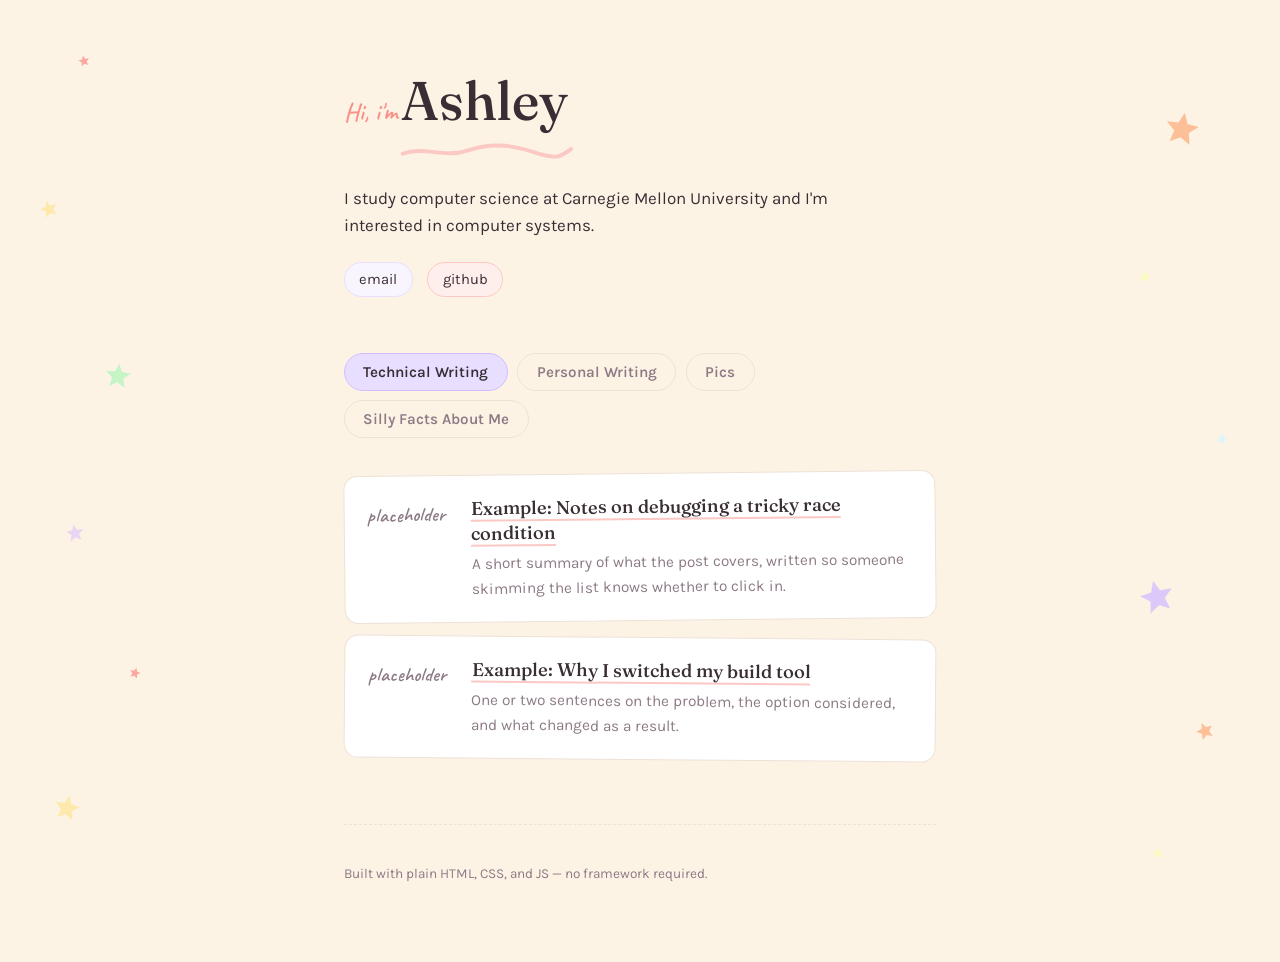
<file: index.html>
<!doctype html>
<html lang="en">
<head>
<meta charset="UTF-8" />
<meta name="viewport" content="width=device-width, initial-scale=1.0" />
<title>Your Name</title>
<meta name="description" content="Personal site — technical writing and personal writing." />
<link rel="preconnect" href="https://fonts.googleapis.com">
<link rel="preconnect" href="https://fonts.gstatic.com" crossorigin>
<link href="https://fonts.googleapis.com/css2?family=Fraunces:opsz,wght@9..144,400;9..144,500;9..144,600&family=Karla:wght@400;500;600&family=Caveat:wght@500;600&display=swap" rel="stylesheet">
<link rel="stylesheet" href="style.css">
</head>
<body>

  <div class="page">

    <div class="stars" aria-hidden="true">
      <svg class="star star--sm star--coral" style="top:6%; left:6%; transform:rotate(-12deg);" viewBox="0 0 24 24"><path d="M12 2.5l2.6 6.2 6.7.5-5.1 4.4 1.6 6.6L12 16.8l-5.8 3.4 1.6-6.6-5.1-4.4 6.7-.5z"/></svg>
      <svg class="star star--xl star--orange" style="top:12%; right:6%; transform:rotate(10deg);" viewBox="0 0 24 24"><path d="M12 2.5l2.6 6.2 6.7.5-5.1 4.4 1.6 6.6L12 16.8l-5.8 3.4 1.6-6.6-5.1-4.4 6.7-.5z"/></svg>
      <svg class="star star--md star--yellow" style="top:22%; left:3%; transform:rotate(-18deg);" viewBox="0 0 24 24"><path d="M12 2.5l2.6 6.2 6.7.5-5.1 4.4 1.6 6.6L12 16.8l-5.8 3.4 1.6-6.6-5.1-4.4 6.7-.5z"/></svg>
      <svg class="star star--sm star--lime" style="top:30%; right:10%; transform:rotate(24deg);" viewBox="0 0 24 24"><path d="M12 2.5l2.6 6.2 6.7.5-5.1 4.4 1.6 6.6L12 16.8l-5.8 3.4 1.6-6.6-5.1-4.4 6.7-.5z"/></svg>
      <svg class="star star--lg star--mint" style="top:40%; left:8%; transform:rotate(6deg);" viewBox="0 0 24 24"><path d="M12 2.5l2.6 6.2 6.7.5-5.1 4.4 1.6 6.6L12 16.8l-5.8 3.4 1.6-6.6-5.1-4.4 6.7-.5z"/></svg>
      <svg class="star star--sm star--sky" style="top:48%; right:4%; transform:rotate(20deg);" viewBox="0 0 24 24"><path d="M12 2.5l2.6 6.2 6.7.5-5.1 4.4 1.6 6.6L12 16.8l-5.8 3.4 1.6-6.6-5.1-4.4 6.7-.5z"/></svg>
      <svg class="star star--md star--lavender" style="top:58%; left:5%; transform:rotate(-8deg);" viewBox="0 0 24 24"><path d="M12 2.5l2.6 6.2 6.7.5-5.1 4.4 1.6 6.6L12 16.8l-5.8 3.4 1.6-6.6-5.1-4.4 6.7-.5z"/></svg>
      <svg class="star star--xl star--periwinkle" style="top:64%; right:8%; transform:rotate(-14deg);" viewBox="0 0 24 24"><path d="M12 2.5l2.6 6.2 6.7.5-5.1 4.4 1.6 6.6L12 16.8l-5.8 3.4 1.6-6.6-5.1-4.4 6.7-.5z"/></svg>
      <svg class="star star--sm star--coral" style="top:74%; left:10%; transform:rotate(16deg);" viewBox="0 0 24 24"><path d="M12 2.5l2.6 6.2 6.7.5-5.1 4.4 1.6 6.6L12 16.8l-5.8 3.4 1.6-6.6-5.1-4.4 6.7-.5z"/></svg>
      <svg class="star star--md star--orange" style="top:80%; right:5%; transform:rotate(-22deg);" viewBox="0 0 24 24"><path d="M12 2.5l2.6 6.2 6.7.5-5.1 4.4 1.6 6.6L12 16.8l-5.8 3.4 1.6-6.6-5.1-4.4 6.7-.5z"/></svg>
      <svg class="star star--lg star--yellow" style="top:88%; left:4%; transform:rotate(12deg);" viewBox="0 0 24 24"><path d="M12 2.5l2.6 6.2 6.7.5-5.1 4.4 1.6 6.6L12 16.8l-5.8 3.4 1.6-6.6-5.1-4.4 6.7-.5z"/></svg>
      <svg class="star star--sm star--lime" style="top:94%; right:9%; transform:rotate(-6deg);" viewBox="0 0 24 24"><path d="M12 2.5l2.6 6.2 6.7.5-5.1 4.4 1.6 6.6L12 16.8l-5.8 3.4 1.6-6.6-5.1-4.4 6.7-.5z"/></svg>
    </div>

    <header class="hero">
      <p class="hero-kicker">Hi, i'm</p>
      <h1 class="hero-name">
        Ashley
        <svg class="hero-squiggle" viewBox="0 0 220 20" aria-hidden="true">
          <path d="M2 14 C 30 4, 55 20, 85 10 S 140 2, 170 12 S 205 18, 218 8"
                fill="none" stroke="var(--pink)" stroke-width="5" stroke-linecap="round"/>
        </svg>
      </h1>
      <p class="hero-bio">
        I study computer science at Carnegie Mellon University and I'm interested in computer systems. 
      </p>
      <ul class="hero-links">
        <li><a href="mailto:you@example.com">email</a></li>
        <li><a href="https://github.com/yourname" target="_blank" rel="noopener">github</a></li>
      </ul>
    </header>

    <nav class="tabs" role="tablist" aria-label="Writing categories">
      <button class="tab is-active" role="tab" aria-selected="true" data-tab="technical" id="tab-technical">
        Technical Writing
      </button>
      <button class="tab" role="tab" aria-selected="false" data-tab="personal" id="tab-personal">
        Personal Writing
      </button>
      <button class="tab" role="tab" aria-selected="false" data-tab="pics" id="tab-pics">
        Pics
      </button>
      <button class="tab" role="tab" aria-selected="false" data-tab="facts" id="tab-facts">
        Silly Facts About Me
      </button>
    </nav>

    <main>
      <section class="panel is-active" role="tabpanel" aria-labelledby="tab-technical" id="panel-technical">
        <ol class="post-list" id="list-technical"></ol>
      </section>

      <section class="panel" role="tabpanel" aria-labelledby="tab-personal" id="panel-personal" hidden>
        <ol class="post-list" id="list-personal"></ol>
      </section>

      <section class="panel" role="tabpanel" aria-labelledby="tab-pics" id="panel-pics" hidden>
        <div class="photo-grid" id="grid-pics"></div>
      </section>

      <section class="panel" role="tabpanel" aria-labelledby="tab-facts" id="panel-facts" hidden>
        <ul class="fact-list" id="list-facts"></ul>
        <p class="facts-cta">
          Say hi — <a href="mailto:you@example.com">you@example.com</a>
        </p>
      </section>
    </main>

    <footer class="site-footer">
      <p>Built with plain HTML, CSS, and JS — no framework required.</p>
    </footer>

  </div>

<script src="posts.js"></script>
<script src="script.js"></script>
</body>
</html>
</file>
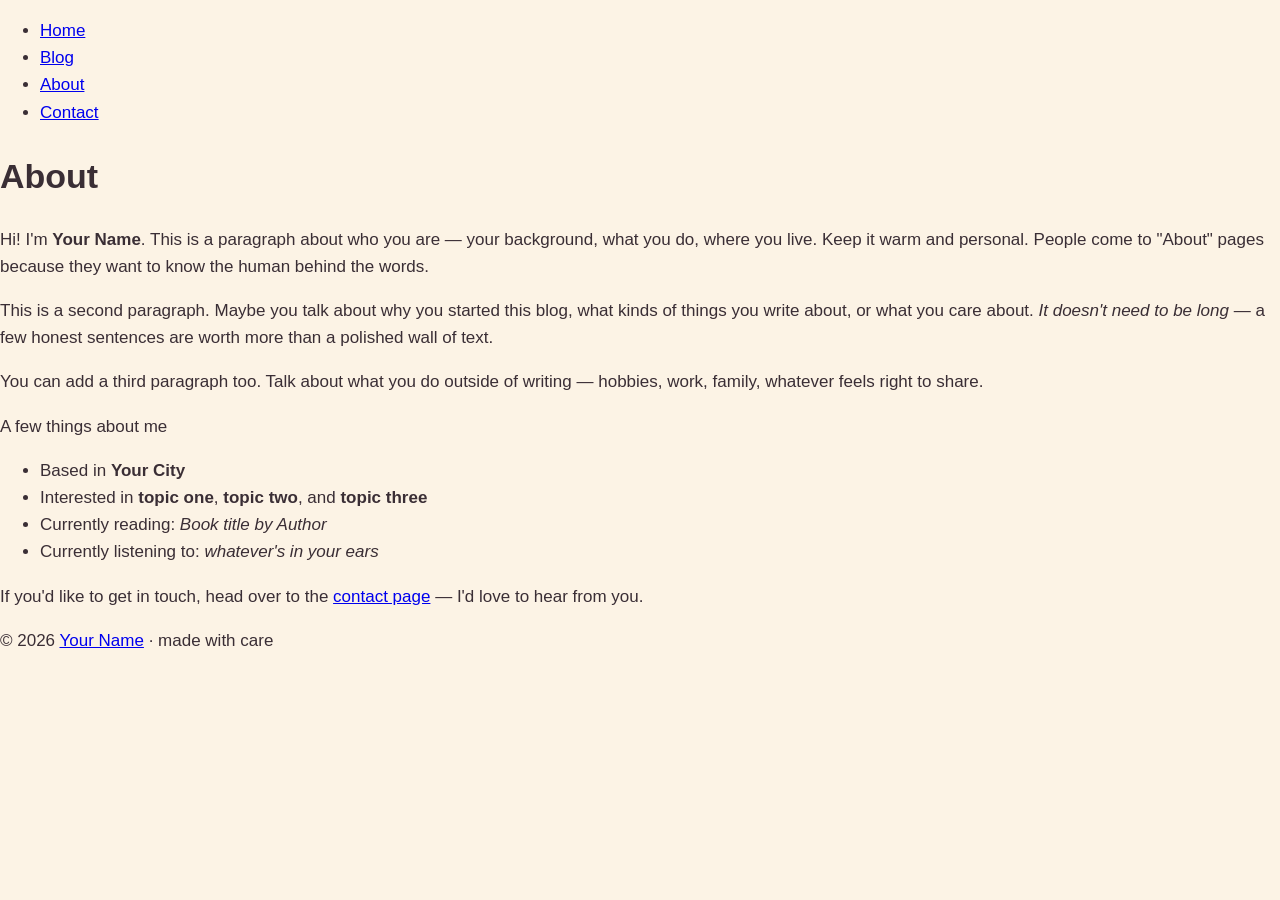
<file: about.html>
<!DOCTYPE html>
<html lang="en">
<head>
  <meta charset="UTF-8" />
  <meta name="viewport" content="width=device-width, initial-scale=1.0"/>
  <title>About — Your Name</title>
  <link href="https://fonts.googleapis.com/css2?family=Playfair+Display:ital,wght@0,400;0,600;1,400&family=Lora:ital@0;1&display=swap" rel="stylesheet"/>
  <link rel="stylesheet" href="style.css"/>
</head>
<body>

<header>
  <nav>
    <!-- <div>
      <a class="site-name" href="index.html">Your Name</a>
      <div class="site-tagline">Writing about things that matter.</div>
    </div> -->
    <ul class="nav-links">
      <li><a href="index.html">Home</a></li>
      <li><a href="blog.html">Blog</a></li>
      <li><a href="about.html" class="active">About</a></li>
      <li><a href="contact.html">Contact</a></li>
    </ul>
  </nav>
</header>

<main>
  <h1 class="page-title">About<span class="dot-sm"></span></h1>

  <div class="prose-block">
    <p>Hi! I'm <strong>Your Name</strong>. This is a paragraph about who you are — your background, what you do, where you live. Keep it warm and personal. People come to "About" pages because they want to know the human behind the words.</p>

    <p>This is a second paragraph. Maybe you talk about why you started this blog, what kinds of things you write about, or what you care about. <em>It doesn't need to be long</em> — a few honest sentences are worth more than a polished wall of text.</p>

    <p>You can add a third paragraph too. Talk about what you do outside of writing — hobbies, work, family, whatever feels right to share.</p>

    <div class="about-list-block">
      <div class="section-label" style="margin-bottom:1rem;"><span class="dot-sage"></span>A few things about me</div>
      <ul class="about-list">
        <li>Based in <strong>Your City</strong></li>
        <li>Interested in <strong>topic one</strong>, <strong>topic two</strong>, and <strong>topic three</strong></li>
        <li>Currently reading: <em>Book title by Author</em></li>
        <li>Currently listening to: <em>whatever's in your ears</em></li>
      </ul>
    </div>

    <p>If you'd like to get in touch, head over to the <a href="contact.html">contact page</a> — I'd love to hear from you.</p>
  </div>
</main>

<footer>
  © 2026 <a href="index.html">Your Name</a> · made with care
</footer>

</body>
</html>
</file>
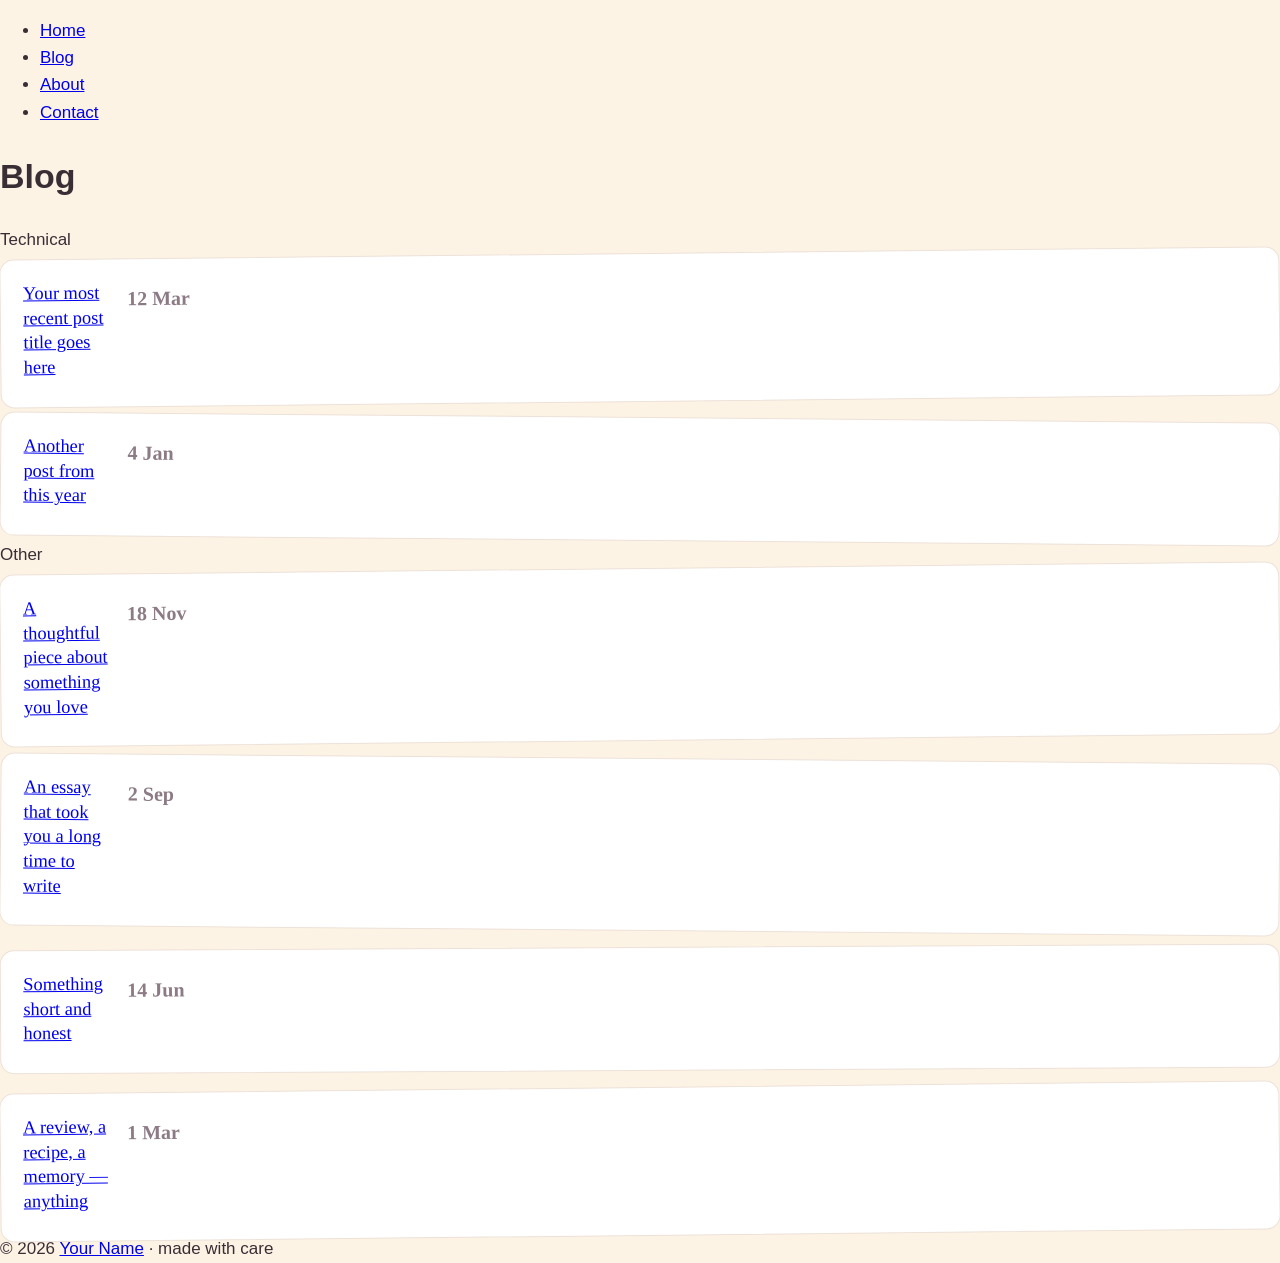
<file: blog.html>
<!DOCTYPE html>
<html lang="en">
<head>
  <meta charset="UTF-8" />
  <meta name="viewport" content="width=device-width, initial-scale=1.0"/>
  <title>Blog — Your Name</title>
  <link href="https://fonts.googleapis.com/css2?family=Playfair+Display:ital,wght@0,400;0,600;1,400&family=Lora:ital@0;1&display=swap" rel="stylesheet"/>
  <link rel="stylesheet" href="style.css"/>
</head>
<body>

<header>
  <nav>
    <!-- <div>
      <a class="site-name" href="index.html">Your Name</a>
      <div class="site-tagline">Writing about things that matter.</div>
    </div> -->
    <ul class="nav-links">
      <li><a href="index.html">Home</a></li>
      <li><a href="blog.html" class="active">Blog</a></li>
      <li><a href="about.html">About</a></li>
      <li><a href="contact.html">Contact</a></li>
    </ul>
  </nav>
</header>

<main>
  <h1 class="page-title">Blog<span class="dot-sm"></span></h1>

  <section class="year-section">
    <div class="year-label"><span class="dot-rose"></span>Technical</div>
    <ul class="post-list">
      <li class="post-item">
        <a class="post-title" href="post.html">Your most recent post title goes here</a>
        <span class="post-date">12 Mar</span>
      </li>
      <li class="post-item">
        <a class="post-title" href="post.html">Another post from this year</a>
        <span class="post-date">4 Jan</span>
      </li>
    </ul>
  </section>

  <section class="year-section">
    <div class="year-label"><span class="dot-lavender"></span>Other</div>
    <ul class="post-list">
      <li class="post-item">
        <a class="post-title" href="post.html">A thoughtful piece about something you love</a>
        <span class="post-date">18 Nov</span>
      </li>
      <li class="post-item">
        <a class="post-title" href="post.html">An essay that took you a long time to write</a>
        <span class="post-date">2 Sep</span>
      </li>
      <li class="post-item">
        <a class="post-title" href="post.html">Something short and honest</a>
        <span class="post-date">14 Jun</span>
      </li>
      <li class="post-item">
        <a class="post-title" href="post.html">A review, a recipe, a memory — anything</a>
        <span class="post-date">1 Mar</span>
      </li>
    </ul>
  </section>

</main>

<footer>
  © 2026 <a href="index.html">Your Name</a> · made with care
</footer>

</body>
</html>
</file>
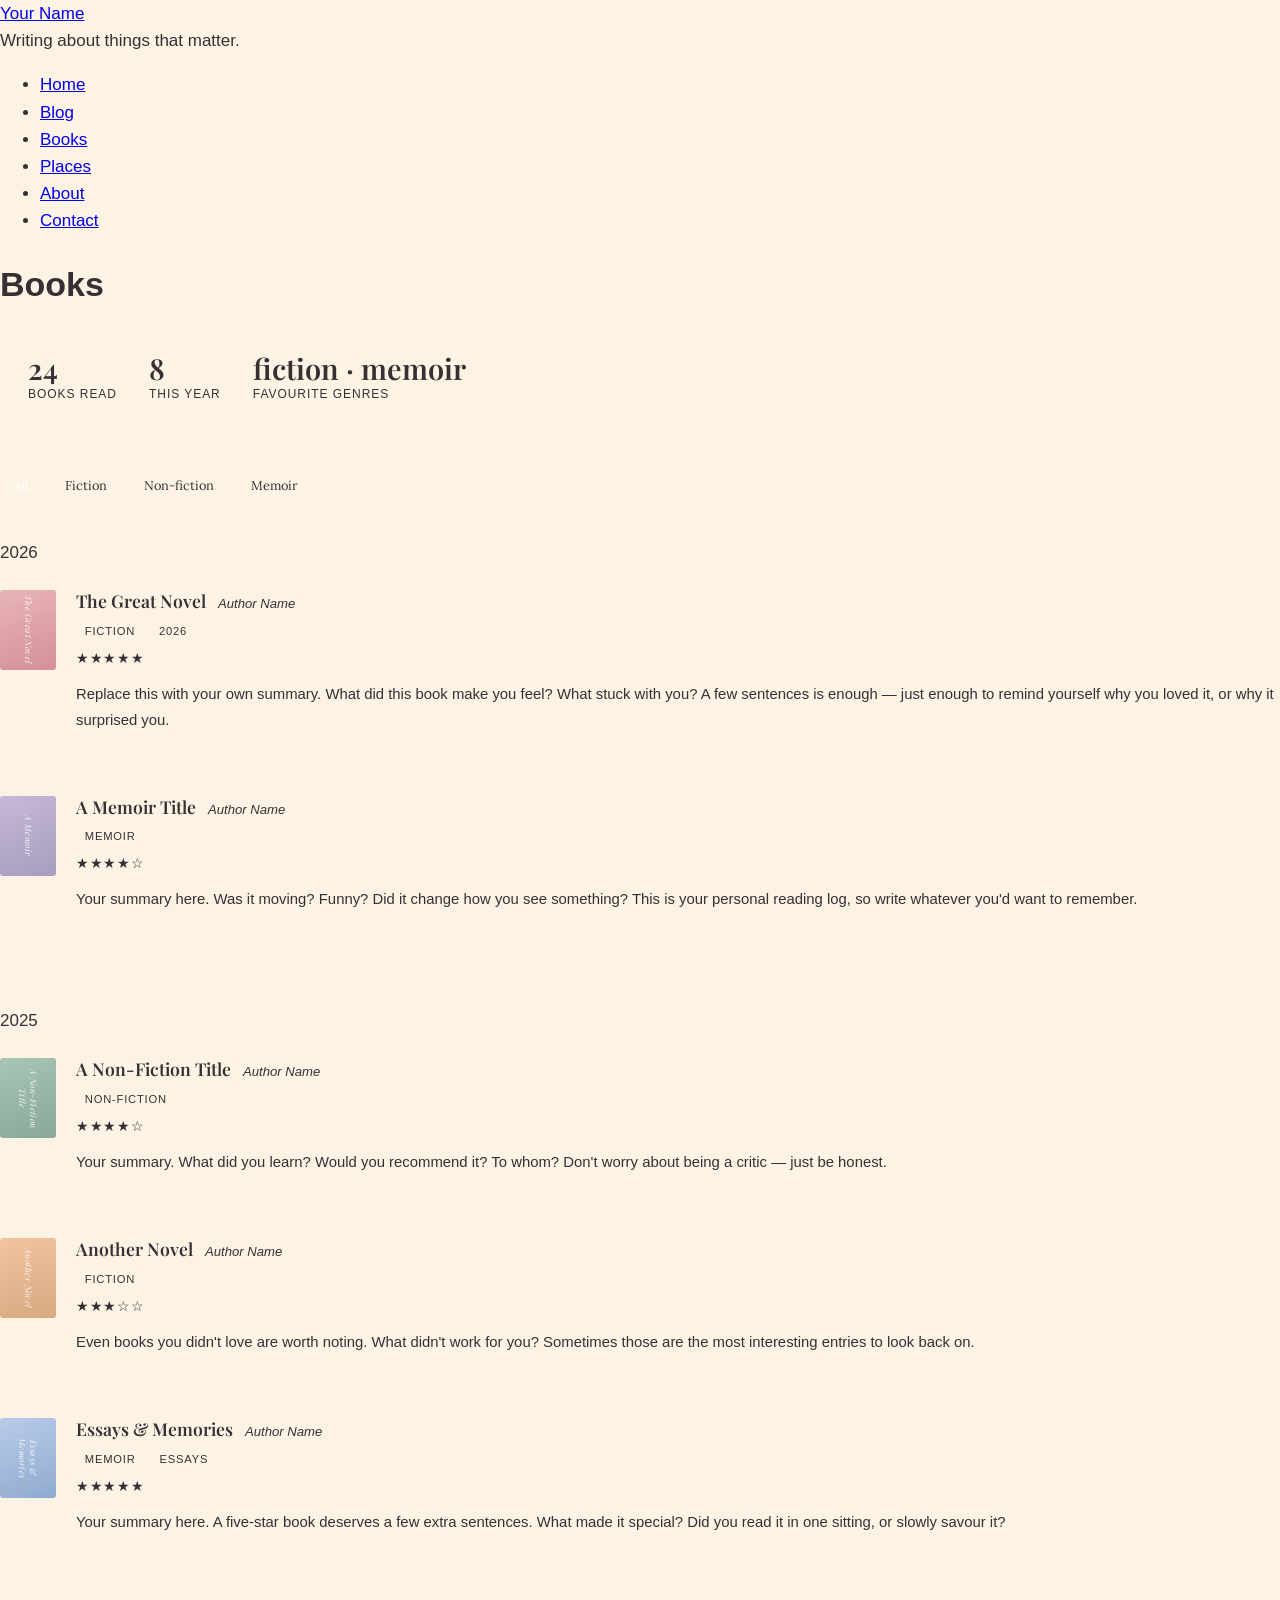
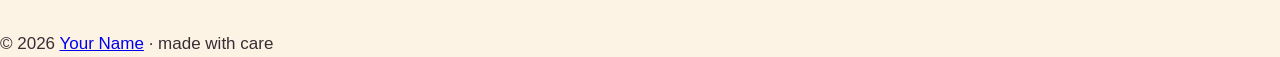
<file: books.html>
<!DOCTYPE html>
<html lang="en">
<head>
  <meta charset="UTF-8" />
  <meta name="viewport" content="width=device-width, initial-scale=1.0"/>
  <title>Books — Your Name</title>
  <link href="https://fonts.googleapis.com/css2?family=Playfair+Display:ital,wght@0,400;0,600;1,400&family=Lora:ital@0;1&display=swap" rel="stylesheet"/>
  <link rel="stylesheet" href="style.css"/>
  <style>
    /* ── FILTER TABS ── */
    .filter-tabs {
      display: flex;
      gap: 0.5rem;
      flex-wrap: wrap;
      margin-bottom: 2.5rem;
    }

    .filter-tab {
      font-family: 'Lora', serif;
      font-size: 0.8rem;
      padding: 0.3rem 0.9rem;
      border-radius: 2rem;
      border: 1px solid var(--border);
      background: var(--surface);
      color: var(--muted);
      cursor: pointer;
      transition: all 0.2s;
    }

    .filter-tab:hover { border-color: var(--rose); color: var(--link); }
    .filter-tab.active { background: var(--rose); border-color: var(--rose); color: #fff; }

    /* ── YEAR GROUP ── */
    .book-year-section { margin-bottom: 3.5rem; }

    /* ── BOOK CARD ── */
    .book-card {
      display: grid;
      grid-template-columns: 56px 1fr;
      gap: 1rem 1.25rem;
      padding: 1.5rem 0;
      border-bottom: 1px solid var(--border);
      align-items: start;
    }

    .book-card:first-of-type { border-top: 1px solid var(--border); }

    .book-spine {
      width: 56px;
      height: 80px;
      border-radius: 3px;
      flex-shrink: 0;
      display: flex;
      align-items: center;
      justify-content: center;
      font-family: 'Playfair Display', serif;
      font-size: 0.55rem;
      font-style: italic;
      color: rgba(255,255,255,0.85);
      text-align: center;
      padding: 0.3rem;
      line-height: 1.3;
      writing-mode: vertical-rl;
      text-orientation: mixed;
      letter-spacing: 0.05em;
    }

    .spine-rose     { background: linear-gradient(160deg, #e8b4b8, #d49098); }
    .spine-lavender { background: linear-gradient(160deg, #c5b8d8, #a89cc0); }
    .spine-sage     { background: linear-gradient(160deg, #a8c5b5, #88a898); }
    .spine-peach    { background: linear-gradient(160deg, #f2c4a0, #d8a880); }
    .spine-blue     { background: linear-gradient(160deg, #b8cce8, #90aad0); }

    .book-info { display: flex; flex-direction: column; gap: 0.3rem; }

    .book-title-row {
      display: flex;
      align-items: baseline;
      gap: 0.75rem;
      flex-wrap: wrap;
    }

    .book-title {
      font-family: 'Playfair Display', serif;
      font-size: 1.1rem;
      font-weight: 600;
      color: var(--text);
      line-height: 1.3;
    }

    .book-author {
      font-size: 0.82rem;
      color: var(--muted);
      font-style: italic;
    }

    .book-tags {
      display: flex;
      gap: 0.4rem;
      flex-wrap: wrap;
      margin-top: 0.1rem;
    }

    .book-tag {
      font-size: 0.7rem;
      letter-spacing: 0.07em;
      text-transform: uppercase;
      padding: 0.15rem 0.55rem;
      border-radius: 2rem;
      border: 1px solid var(--border);
      color: var(--muted);
      background: var(--surface);
    }

    .book-stars {
      font-size: 0.85rem;
      color: var(--peach);
      letter-spacing: 0.05em;
    }

    .book-summary {
      font-size: 0.93rem;
      color: var(--muted);
      line-height: 1.75;
      margin-top: 0.4rem;
    }

    /* ── STATS ── */
    .book-stats {
      display: flex;
      gap: 2rem;
      flex-wrap: wrap;
      background: var(--surface);
      border: 1px solid var(--border);
      border-radius: 10px;
      padding: 1.25rem 1.75rem;
      margin-bottom: 3rem;
    }

    .stat { display: flex; flex-direction: column; gap: 0.1rem; }

    .stat-number {
      font-family: 'Playfair Display', serif;
      font-size: 1.8rem;
      font-weight: 600;
      color: var(--text);
      line-height: 1;
    }

    .stat-label {
      font-size: 0.75rem;
      text-transform: uppercase;
      letter-spacing: 0.08em;
      color: var(--muted);
    }

    @media (max-width: 480px) {
      .book-card { grid-template-columns: 44px 1fr; }
      .book-spine { width: 44px; height: 64px; }
    }
  </style>
</head>
<body>

<header>
  <nav>
    <div>
      <a class="site-name" href="index.html">Your Name</a>
      <div class="site-tagline">Writing about things that matter.</div>
    </div>
    <ul class="nav-links">
      <li><a href="index.html">Home</a></li>
      <li><a href="blog.html">Blog</a></li>
      <li><a href="books.html" class="active">Books</a></li>
      <li><a href="places.html">Places</a></li>
      <li><a href="about.html">About</a></li>
      <li><a href="contact.html">Contact</a></li>
    </ul>
  </nav>
</header>

<main>
  <h1 class="page-title">Books<span class="dot-sm"></span></h1>

  <div class="book-stats">
    <div class="stat"><span class="stat-number">24</span><span class="stat-label">Books read</span></div>
    <div class="stat"><span class="stat-number">8</span><span class="stat-label">This year</span></div>
    <div class="stat"><span class="stat-number">fiction · memoir</span><span class="stat-label">Favourite genres</span></div>
  </div>

  <div class="filter-tabs">
    <button class="filter-tab active" onclick="filterBooks('all', this)">All</button>
    <button class="filter-tab" onclick="filterBooks('fiction', this)">Fiction</button>
    <button class="filter-tab" onclick="filterBooks('non-fiction', this)">Non-fiction</button>
    <button class="filter-tab" onclick="filterBooks('memoir', this)">Memoir</button>
  </div>

  <!-- ── 2026 ── -->
  <section class="book-year-section" data-year="2026">
    <div class="year-label"><span class="dot-rose"></span>2026</div>

    <div class="book-card" data-genre="fiction">
      <div class="book-spine spine-rose">The Great Novel</div>
      <div class="book-info">
        <div class="book-title-row">
          <span class="book-title">The Great Novel</span>
          <span class="book-author">Author Name</span>
        </div>
        <div class="book-tags">
          <span class="book-tag">Fiction</span>
          <span class="book-tag">2026</span>
        </div>
        <div class="book-stars">★★★★★</div>
        <p class="book-summary">Replace this with your own summary. What did this book make you feel? What stuck with you? A few sentences is enough — just enough to remind yourself why you loved it, or why it surprised you.</p>
      </div>
    </div>

    <div class="book-card" data-genre="memoir">
      <div class="book-spine spine-lavender">A Memoir</div>
      <div class="book-info">
        <div class="book-title-row">
          <span class="book-title">A Memoir Title</span>
          <span class="book-author">Author Name</span>
        </div>
        <div class="book-tags">
          <span class="book-tag">Memoir</span>
        </div>
        <div class="book-stars">★★★★☆</div>
        <p class="book-summary">Your summary here. Was it moving? Funny? Did it change how you see something? This is your personal reading log, so write whatever you'd want to remember.</p>
      </div>
    </div>
  </section>

  <!-- ── 2025 ── -->
  <section class="book-year-section" data-year="2025">
    <div class="year-label"><span class="dot-lavender"></span>2025</div>

    <div class="book-card" data-genre="non-fiction">
      <div class="book-spine spine-sage">A Non-Fiction Title</div>
      <div class="book-info">
        <div class="book-title-row">
          <span class="book-title">A Non-Fiction Title</span>
          <span class="book-author">Author Name</span>
        </div>
        <div class="book-tags">
          <span class="book-tag">Non-fiction</span>
        </div>
        <div class="book-stars">★★★★☆</div>
        <p class="book-summary">Your summary. What did you learn? Would you recommend it? To whom? Don't worry about being a critic — just be honest.</p>
      </div>
    </div>

    <div class="book-card" data-genre="fiction">
      <div class="book-spine spine-peach">Another Novel</div>
      <div class="book-info">
        <div class="book-title-row">
          <span class="book-title">Another Novel</span>
          <span class="book-author">Author Name</span>
        </div>
        <div class="book-tags">
          <span class="book-tag">Fiction</span>
        </div>
        <div class="book-stars">★★★☆☆</div>
        <p class="book-summary">Even books you didn't love are worth noting. What didn't work for you? Sometimes those are the most interesting entries to look back on.</p>
      </div>
    </div>

    <div class="book-card" data-genre="memoir">
      <div class="book-spine spine-blue">Essays & Memories</div>
      <div class="book-info">
        <div class="book-title-row">
          <span class="book-title">Essays & Memories</span>
          <span class="book-author">Author Name</span>
        </div>
        <div class="book-tags">
          <span class="book-tag">Memoir</span>
          <span class="book-tag">Essays</span>
        </div>
        <div class="book-stars">★★★★★</div>
        <p class="book-summary">Your summary here. A five-star book deserves a few extra sentences. What made it special? Did you read it in one sitting, or slowly savour it?</p>
      </div>
    </div>
  </section>

</main>

<footer>
  © 2026 <a href="index.html">Your Name</a> · made with care
</footer>

<script>
  function filterBooks(genre, btn) {
    document.querySelectorAll('.filter-tab').forEach(t => t.classList.remove('active'));
    btn.classList.add('active');
    document.querySelectorAll('.book-card').forEach(card => {
      card.style.display = (genre === 'all' || card.dataset.genre === genre) ? 'grid' : 'none';
    });
    // Hide empty year sections
    document.querySelectorAll('.book-year-section').forEach(section => {
      const visible = [...section.querySelectorAll('.book-card')].some(c => c.style.display !== 'none');
      section.style.display = visible ? 'block' : 'none';
    });
  }
</script>

</body>
</html>
</file>
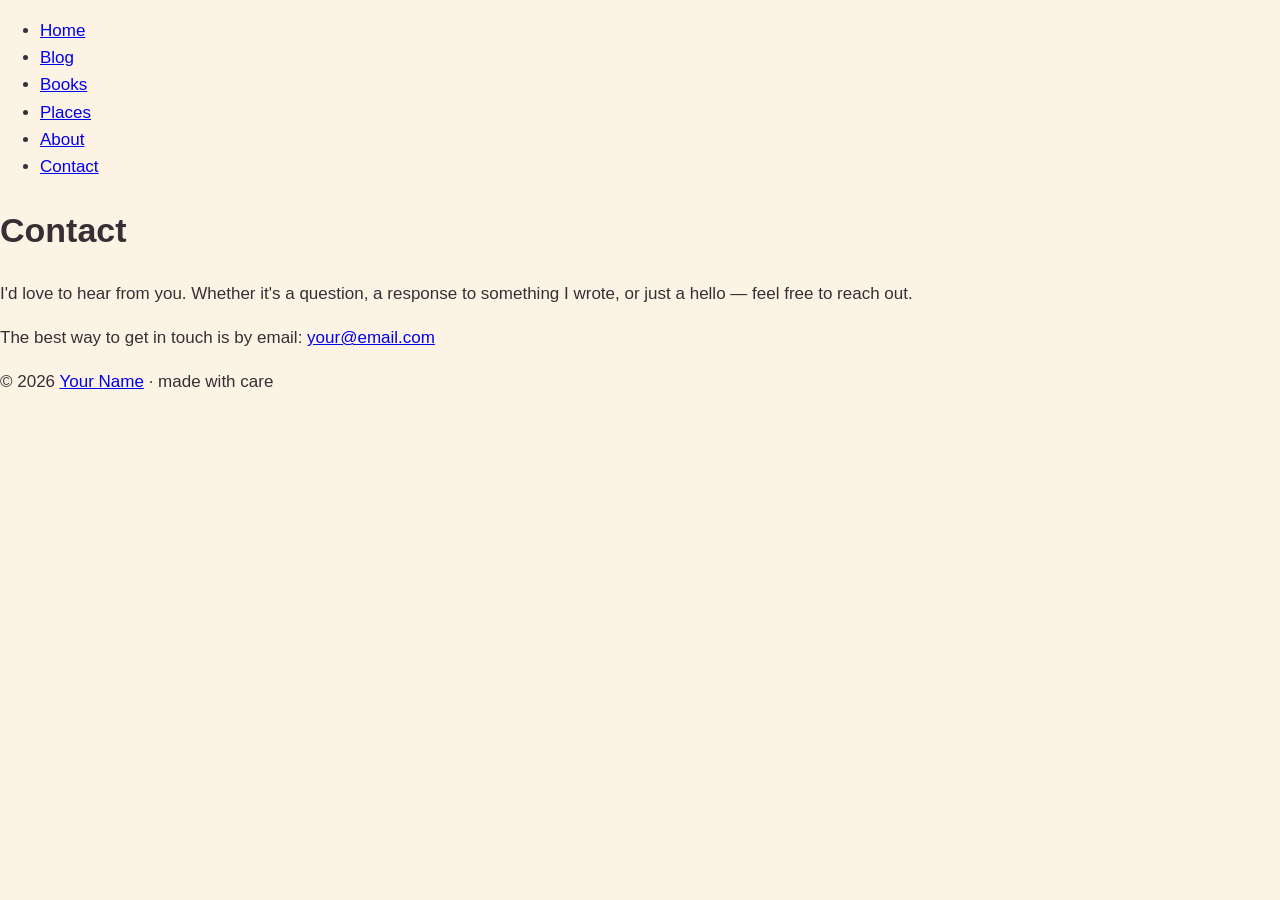
<file: contact.html>
<!DOCTYPE html>
<html lang="en">
<head>
  <meta charset="UTF-8" />
  <meta name="viewport" content="width=device-width, initial-scale=1.0"/>
  <title>Contact — Your Name</title>
  <link href="https://fonts.googleapis.com/css2?family=Playfair+Display:ital,wght@0,400;0,600;1,400&family=Lora:ital@0;1&display=swap" rel="stylesheet"/>
  <link rel="stylesheet" href="style.css"/>
</head>
<body>

<header>
  <nav>
    <!-- <div>
      <a class="site-name" href="index.html">Your Name</a>
      <div class="site-tagline">Writing about things that matter.</div>
    </div> -->
    <ul class="nav-links">
      <li><a href="index.html">Home</a></li>
      <li><a href="blog.html">Blog</a></li>
      <li><a href="books.html">Books</a></li>
      <li><a href="places.html">Places</a></li>
      <li><a href="about.html">About</a></li>
      <li><a href="contact.html" class="active">Contact</a></li>
    </ul>
  </nav>
</header>

<main>
  <h1 class="page-title">Contact<span class="dot-sm"></span></h1>

  <div class="prose-block">
    <p>I'd love to hear from you. Whether it's a question, a response to something I wrote, or just a hello — feel free to reach out.</p>
    <p>The best way to get in touch is by email: <a href="mailto:your@email.com">your@email.com</a></p>
  </div>
</main>

<footer>
  © 2026 <a href="index.html">Your Name</a> · made with care
</footer>

</body>
</html>
</file>
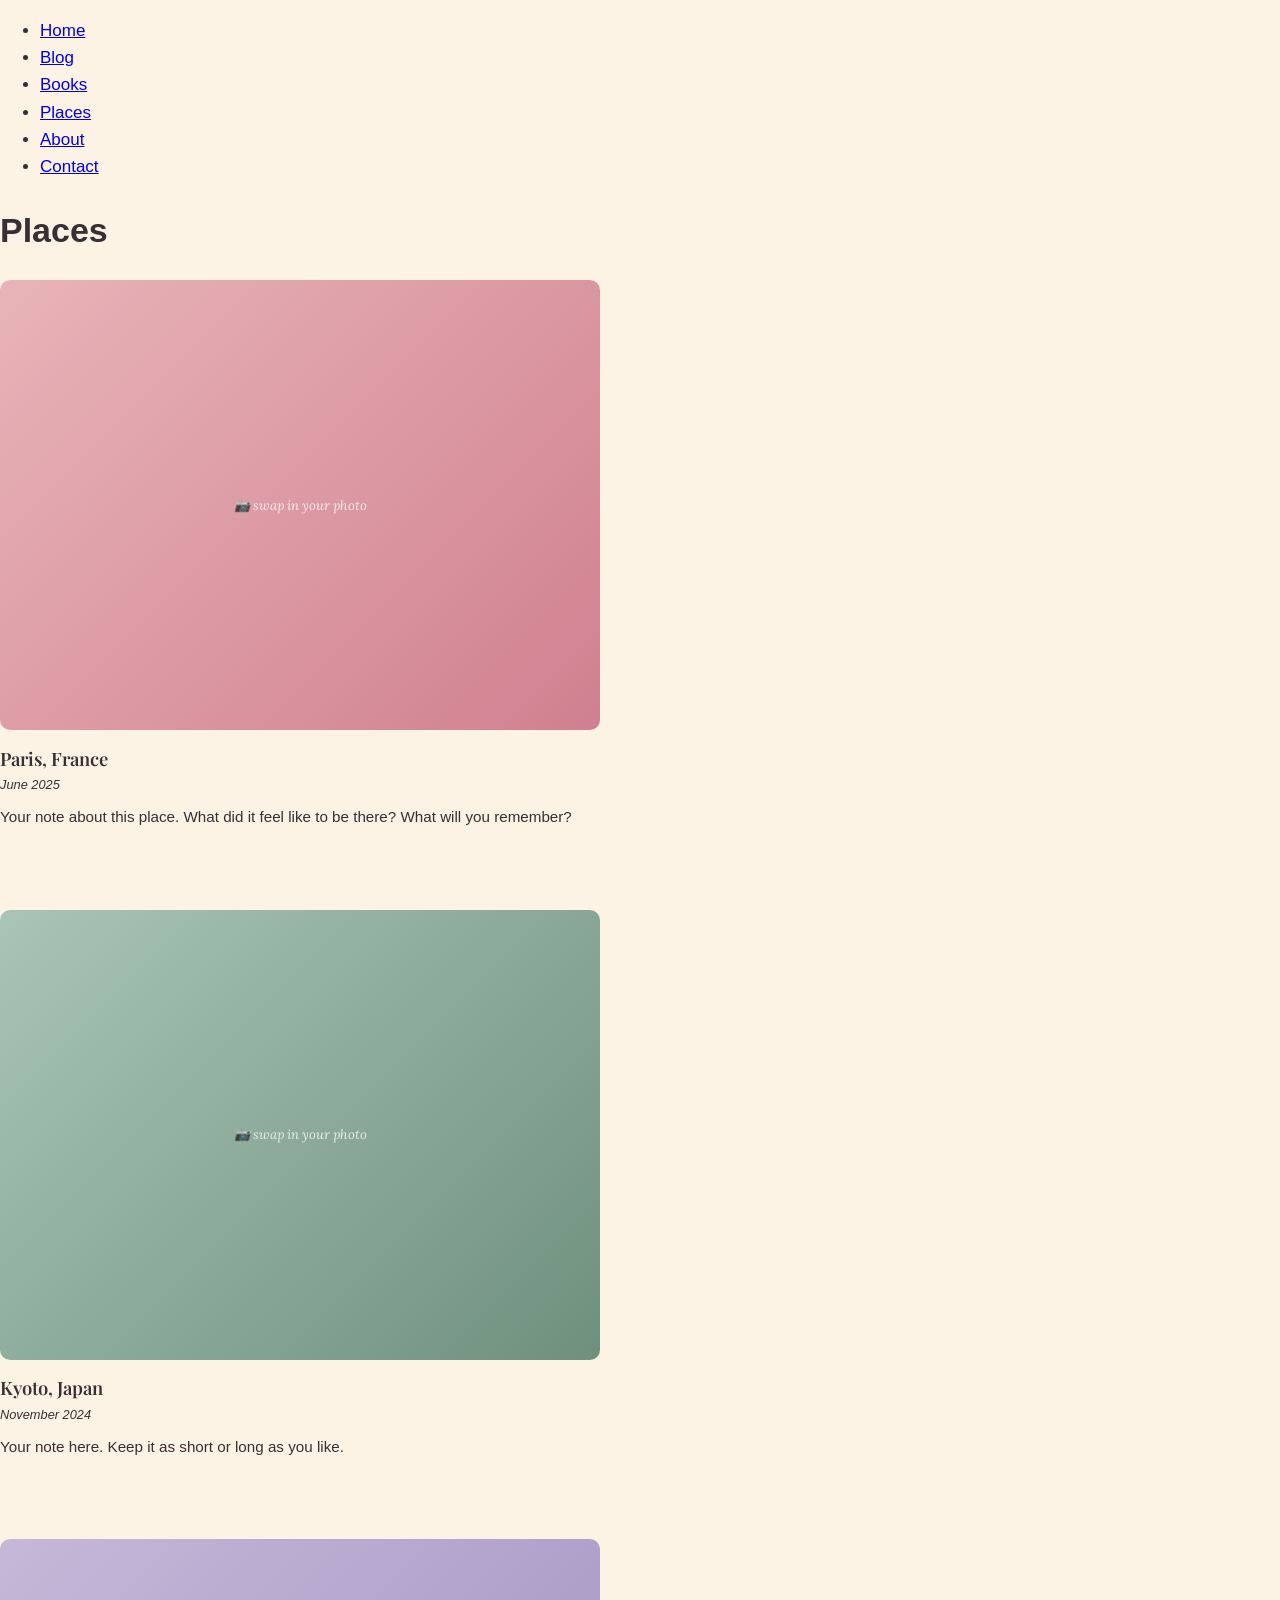
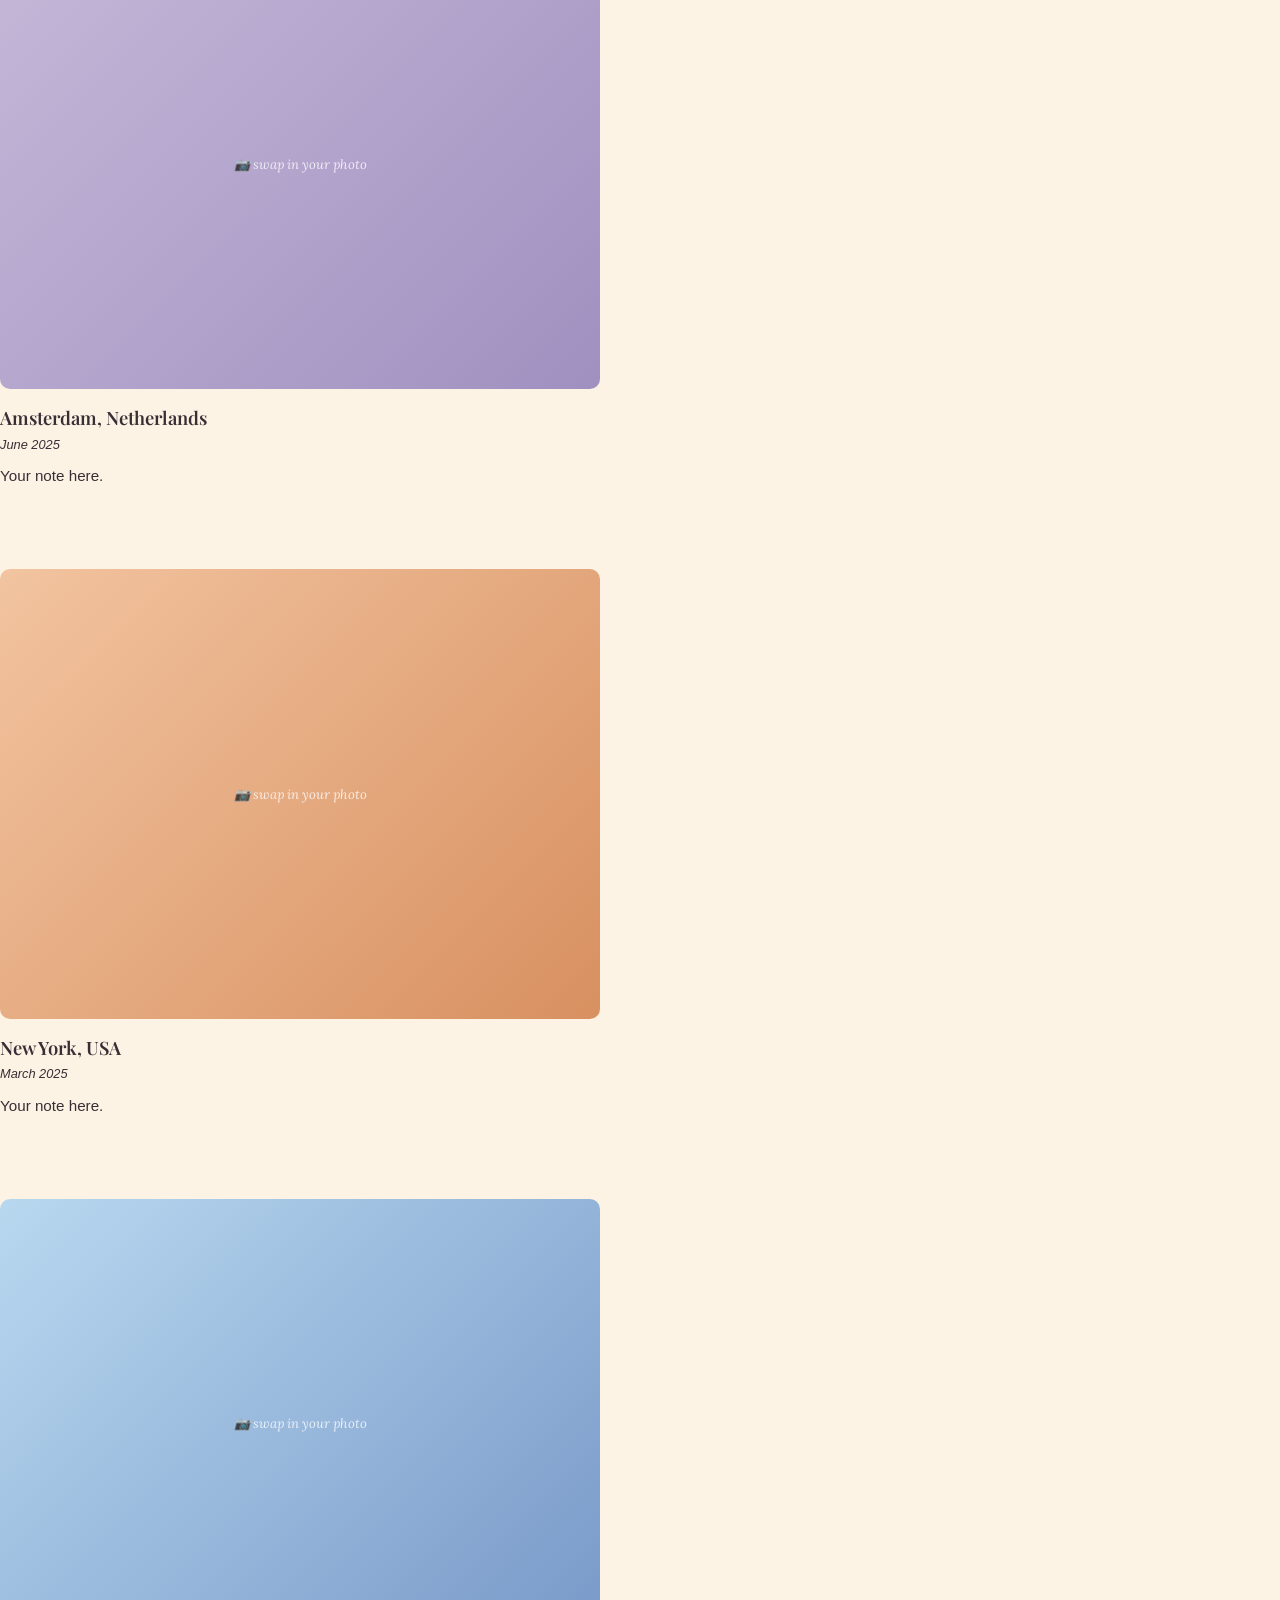
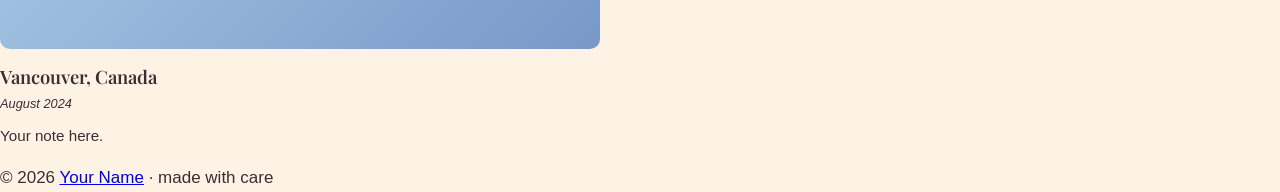
<file: places.html>
<!DOCTYPE html>
<html lang="en">
<head>
  <meta charset="UTF-8" />
  <meta name="viewport" content="width=device-width, initial-scale=1.0"/>
  <title>Places — Your Name</title>
  <link href="https://fonts.googleapis.com/css2?family=Playfair+Display:ital,wght@0,400;0,600;1,400&family=Lora:ital@0;1&display=swap" rel="stylesheet"/>
  <link rel="stylesheet" href="style.css"/>
  <style>
    .photo-feed {
      display: flex;
      flex-direction: column;
      gap: 4rem;
      max-width: 600px;
    }

    .photo-entry img {
      width: 100%;
      border-radius: 10px;
      display: block;
    }

    /* Placeholder shown until you swap in a real photo */
    .photo-entry .placeholder {
      width: 100%;
      aspect-ratio: 4/3;
      border-radius: 10px;
      display: flex;
      flex-direction: column;
      align-items: center;
      justify-content: center;
      gap: 0.5rem;
      font-family: 'Lora', serif;
      font-size: 0.82rem;
      font-style: italic;
      color: rgba(255,255,255,0.8);
    }

    .ph-rose     { background: linear-gradient(135deg, #e8b4b8, #d08090); }
    .ph-lavender { background: linear-gradient(135deg, #c5b8d8, #a090c0); }
    .ph-sage     { background: linear-gradient(135deg, #a8c5b5, #70907e); }
    .ph-peach    { background: linear-gradient(135deg, #f2c4a0, #d89060); }
    .ph-sky      { background: linear-gradient(135deg, #b8d8f0, #7898c8); }

    .photo-caption {
      margin-top: 0.85rem;
    }

    .caption-place {
      font-family: 'Playfair Display', serif;
      font-size: 1.15rem;
      font-weight: 600;
      color: var(--text);
      display: block;
    }

    .caption-date {
      font-size: 0.8rem;
      color: var(--muted);
      font-style: italic;
      display: block;
      margin-top: 0.15rem;
    }

    .caption-note {
      font-size: 0.95rem;
      color: var(--muted);
      line-height: 1.75;
      margin-top: 0.5rem;
    }
  </style>
</head>
<body>

<header>
  <nav>
    <!-- <div>
      <a class="site-name" href="index.html">Your Name</a>
      <div class="site-tagline">Writing about things that matter.</div>
    </div> -->
    <ul class="nav-links">
      <li><a href="index.html">Home</a></li>
      <li><a href="blog.html">Blog</a></li>
      <li><a href="books.html">Books</a></li>
      <li><a href="places.html" class="active">Places</a></li>
      <li><a href="about.html">About</a></li>
      <li><a href="contact.html">Contact</a></li>
    </ul>
  </nav>
</header>

<main>
  <h1 class="page-title">Places<span class="dot-sm"></span></h1>

  <div class="photo-feed">

    <!--
      TO ADD YOUR OWN PHOTO:
      Replace the <div class="placeholder ..."> with:
      <img src="yourphoto.jpg" alt="Description">
      Put your photo file in the same folder as this HTML file.
    -->

    <div class="photo-entry">
      <div class="placeholder ph-rose">📷 swap in your photo</div>
      <div class="photo-caption">
        <span class="caption-place">Paris, France</span>
        <span class="caption-date">June 2025</span>
        <p class="caption-note">Your note about this place. What did it feel like to be there? What will you remember?</p>
      </div>
    </div>

    <div class="photo-entry">
      <div class="placeholder ph-sage">📷 swap in your photo</div>
      <div class="photo-caption">
        <span class="caption-place">Kyoto, Japan</span>
        <span class="caption-date">November 2024</span>
        <p class="caption-note">Your note here. Keep it as short or long as you like.</p>
      </div>
    </div>

    <div class="photo-entry">
      <div class="placeholder ph-lavender">📷 swap in your photo</div>
      <div class="photo-caption">
        <span class="caption-place">Amsterdam, Netherlands</span>
        <span class="caption-date">June 2025</span>
        <p class="caption-note">Your note here.</p>
      </div>
    </div>

    <div class="photo-entry">
      <div class="placeholder ph-peach">📷 swap in your photo</div>
      <div class="photo-caption">
        <span class="caption-place">New York, USA</span>
        <span class="caption-date">March 2025</span>
        <p class="caption-note">Your note here.</p>
      </div>
    </div>

    <div class="photo-entry">
      <div class="placeholder ph-sky">📷 swap in your photo</div>
      <div class="photo-caption">
        <span class="caption-place">Vancouver, Canada</span>
        <span class="caption-date">August 2024</span>
        <p class="caption-note">Your note here.</p>
      </div>
    </div>

  </div>
</main>

<footer>
  © 2026 <a href="index.html">Your Name</a> · made with care
</footer>

</body>
</html>
</file>
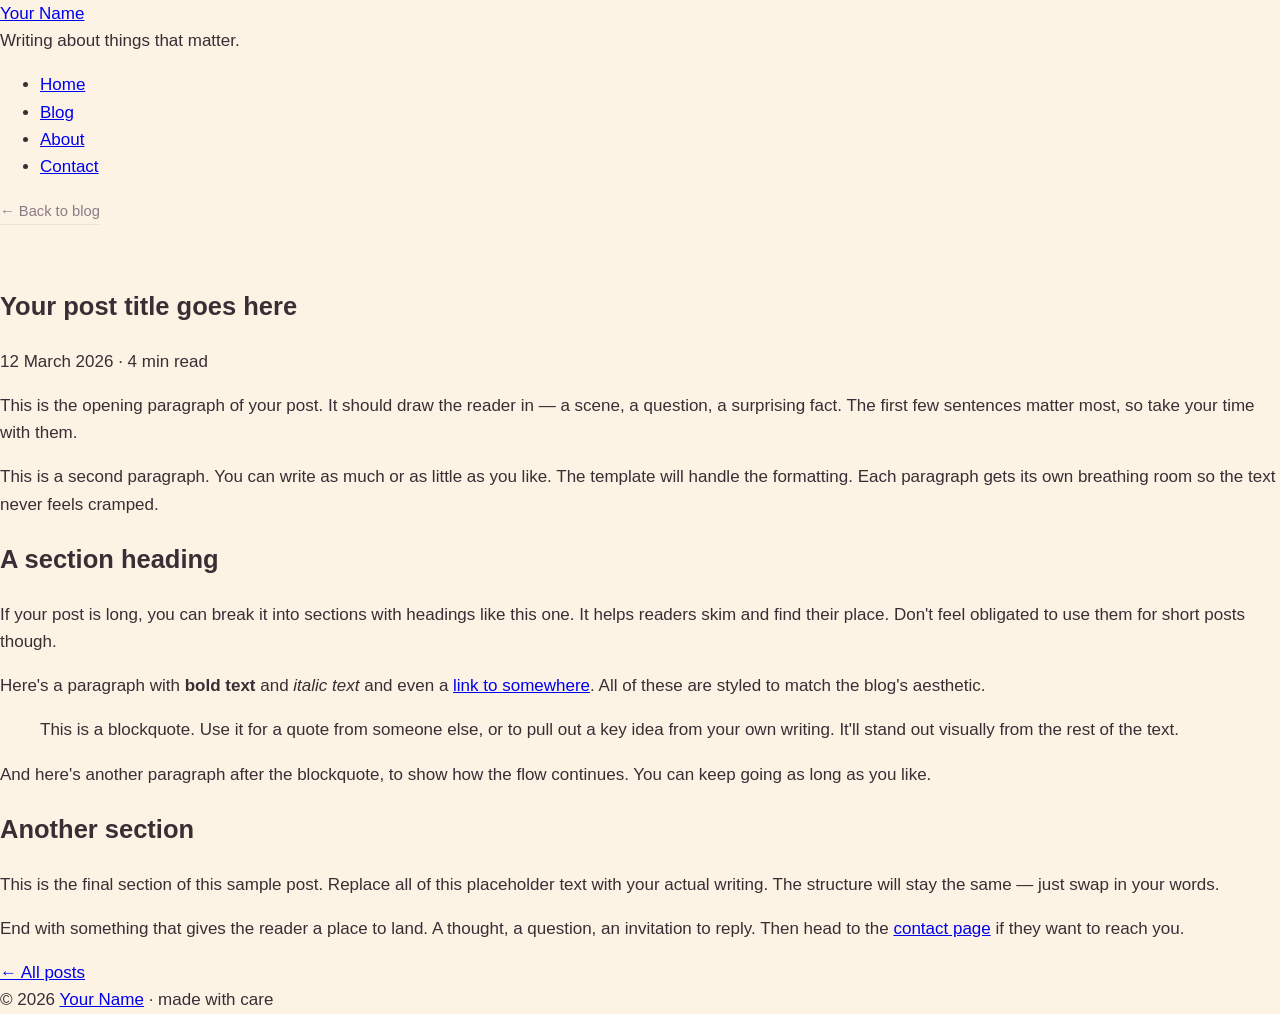
<file: post.html>
<!DOCTYPE html>
<html lang="en">
<head>
  <meta charset="UTF-8" />
  <meta name="viewport" content="width=device-width, initial-scale=1.0"/>
  <title>Post Title — Your Name</title>
  <link href="https://fonts.googleapis.com/css2?family=Playfair+Display:ital,wght@0,400;0,600;1,400&family=Lora:ital@0;1&display=swap" rel="stylesheet"/>
  <link rel="stylesheet" href="style.css"/>
</head>
<body>

<header>
  <nav>
    <div>
      <a class="site-name" href="index.html">Your Name</a>
      <div class="site-tagline">Writing about things that matter.</div>
    </div>
    <ul class="nav-links">
      <li><a href="index.html">Home</a></li>
      <li><a href="blog.html" class="active">Blog</a></li>
      <li><a href="about.html">About</a></li>
      <li><a href="contact.html">Contact</a></li>
    </ul>
  </nav>
</header>

<main>
  <article class="post-article">
    <header class="post-header">
      <a class="back-link" href="blog.html">← Back to blog</a>
      <h1 class="post-heading">Your post title goes here</h1>
      <div class="post-meta">
        <span class="post-date-full">12 March 2026</span>
        <span class="post-read-time">· 4 min read</span>
      </div>
    </header>

    <div class="post-body">
      <p>This is the opening paragraph of your post. It should draw the reader in — a scene, a question, a surprising fact. The first few sentences matter most, so take your time with them.</p>

      <p>This is a second paragraph. You can write as much or as little as you like. The template will handle the formatting. Each paragraph gets its own breathing room so the text never feels cramped.</p>

      <h2>A section heading</h2>

      <p>If your post is long, you can break it into sections with headings like this one. It helps readers skim and find their place. Don't feel obligated to use them for short posts though.</p>

      <p>Here's a paragraph with <strong>bold text</strong> and <em>italic text</em> and even a <a href="#">link to somewhere</a>. All of these are styled to match the blog's aesthetic.</p>

      <blockquote>
        This is a blockquote. Use it for a quote from someone else, or to pull out a key idea from your own writing. It'll stand out visually from the rest of the text.
      </blockquote>

      <p>And here's another paragraph after the blockquote, to show how the flow continues. You can keep going as long as you like.</p>

      <h2>Another section</h2>

      <p>This is the final section of this sample post. Replace all of this placeholder text with your actual writing. The structure will stay the same — just swap in your words.</p>

      <p>End with something that gives the reader a place to land. A thought, a question, an invitation to reply. Then head to the <a href="contact.html">contact page</a> if they want to reach you.</p>
    </div>

    <footer class="post-footer">
      <a href="blog.html" class="btn-primary">← All posts</a>
    </footer>
  </article>
</main>

<footer>
  © 2026 <a href="index.html">Your Name</a> · made with care
</footer>

</body>
</html>
</file>
<file: style.css>
:root {
  --bg: #FCF3E5;          /* tender, lightened */
  --pink: #FCC8C4;        /* coral, lightened */
  --pink-deep: #FA9189;   /* coral (matches stars) */
  --pink-soft: #FEEFED;   /* coral, very pale */
  --green: #E8DEFF;       /* periwinkle, lightened */
  --green-deep: #D1BDFF;  /* periwinkle (matches stars) */
  --green-soft: #F8F5FF;  /* periwinkle, very pale */
  --ink: #3A2E35;
  --ink-muted: #8C7A85;
  --line: #EDE1D8;
  --radius: 14px;
  --max-width: 640px;
  --star-coral: #FA9189;
  --star-orange: #FCAE7C;
  --star-yellow: #FFE699;
  --star-lime: #F9FFB5;
  --star-mint: #B3F5BC;
  --star-sky: #D6F6FF;
  --star-lavender: #E2CBF7;
  --star-periwinkle: #D1BDFF;
}

* { box-sizing: border-box; }

html { color-scheme: light; }

body {
  margin: 0;
  background: var(--bg);
  color: var(--ink);
  font-family: 'Karla', sans-serif;
  font-size: 17px;
  line-height: 1.6;
  -webkit-font-smoothing: antialiased;
  overflow-x: hidden;
}

.page {
  max-width: var(--max-width);
  margin: 0 auto;
  padding: 4.5rem 1.5rem 4rem;
  position: relative;
}

/* ---------- Scattered stars ---------- */

.stars {
  position: fixed;
  inset: 0;
  z-index: -1;
  pointer-events: none;
}

.star {
  position: absolute;
  opacity: 0.75;
}

.star--sm { width: 14px; height: 14px; }
.star--md { width: 22px; height: 22px; }
.star--lg { width: 32px; height: 32px; }
.star--xl { width: 42px; height: 42px; }

.star--coral { fill: var(--star-coral); }
.star--orange { fill: var(--star-orange); }
.star--yellow { fill: var(--star-yellow); }
.star--lime { fill: var(--star-lime); }
.star--mint { fill: var(--star-mint); }
.star--sky { fill: var(--star-sky); }
.star--lavender { fill: var(--star-lavender); }
.star--periwinkle { fill: var(--star-periwinkle); }

@media (max-width: 900px) {
  .stars { display: none; }
}

/* ---------- Hero ---------- */

.hero {
  margin-bottom: 3.5rem;
}

.hero-kicker {
  margin: 0 0 0.1rem;
  font-family: 'Caveat', cursive;
  font-size: 1.6rem;
  font-weight: 600;
  color: var(--pink-deep);
  transform: rotate(-2deg);
  display: inline-block;
}

.hero-name {
  font-family: 'Fraunces', serif;
  font-optical-sizing: auto;
  font-weight: 500;
  font-size: clamp(2.4rem, 6vw, 3.4rem);
  line-height: 1.05;
  margin: 0 0 1.3rem;
  position: relative;
  display: inline-block;
}

.hero-squiggle {
  display: block;
  width: 78%;
  max-width: 220px;
  height: 0.5em;
  margin-top: 0.15em;
}

.hero-bio {
  max-width: 34rem;
  color: var(--ink);
  margin: 0 0 1.4rem;
}

.hero-bio code {
  background: var(--pink-soft);
  padding: 0.15em 0.45em;
  border-radius: 6px;
  font-size: 0.9em;
}

.hero-links {
  list-style: none;
  display: flex;
  gap: 0.9rem;
  padding: 0;
  margin: 0;
  flex-wrap: wrap;
}

.hero-links a {
  color: var(--ink);
  text-decoration: none;
  background: var(--green-soft);
  border: 1.5px solid var(--green);
  padding: 0.3rem 0.9rem;
  border-radius: 999px;
  font-size: 0.92rem;
  display: inline-block;
  transition: transform 0.15s ease, background 0.15s ease;
}

.hero-links li:nth-child(2n) a {
  background: var(--pink-soft);
  border-color: var(--pink);
}

.hero-links a:hover,
.hero-links a:focus-visible {
  transform: translateY(-2px) rotate(-1.5deg);
}

/* ---------- Tabs ---------- */

.tabs {
  display: flex;
  flex-wrap: wrap;
  gap: 0.6rem;
  margin-bottom: 2.2rem;
}

.tab {
  font-family: 'Karla', sans-serif;
  font-size: 0.95rem;
  font-weight: 600;
  color: var(--ink-muted);
  background: transparent;
  border: 1.5px solid var(--line);
  border-radius: 999px;
  cursor: pointer;
  padding: 0.55rem 1.15rem;
  transition: transform 0.15s ease, background 0.15s ease, border-color 0.15s ease, color 0.15s ease;
}

.tab:hover {
  transform: translateY(-1px);
  border-color: var(--pink);
  color: var(--ink);
}

.tab.is-active {
  color: var(--ink);
  background: var(--green);
  border-color: var(--green-deep);
}

.tab:focus-visible,
.hero-links a:focus-visible,
.post-title a:focus-visible {
  outline: 2px solid var(--ink);
  outline-offset: 2px;
}

/* ---------- Post list ---------- */

.post-list {
  list-style: none;
  margin: 0;
  padding: 0;
  display: flex;
  flex-direction: column;
  gap: 1rem;
}

.post-item {
  padding: 1.3rem 1.4rem;
  background: #fff;
  border: 1.5px solid var(--line);
  border-radius: var(--radius);
  display: grid;
  grid-template-columns: 5.5rem 1fr;
  gap: 1rem;
  transition: transform 0.18s ease, box-shadow 0.18s ease;
}

.post-item:nth-child(3n+1) { transform: rotate(-0.6deg); }
.post-item:nth-child(3n+2) { transform: rotate(0.5deg); }
.post-item:nth-child(3n+3) { transform: rotate(-0.3deg); }

.post-item:hover {
  transform: rotate(0deg) translateY(-2px);
  box-shadow: 0 10px 24px -14px var(--pink-deep);
}

.post-date {
  color: var(--ink-muted);
  font-family: 'Caveat', cursive;
  font-size: 1.25rem;
  font-weight: 600;
  padding-top: 0.15rem;
}

.post-title {
  margin: 0 0 0.35rem;
  font-family: 'Fraunces', serif;
  font-weight: 500;
  font-size: 1.15rem;
  line-height: 1.35;
}

.post-title a {
  color: var(--ink);
  text-decoration: none;
  border-bottom: 2px solid var(--pink);
}

.post-title a:hover {
  border-bottom-color: var(--ink);
}

.post-excerpt {
  margin: 0;
  color: var(--ink-muted);
  font-size: 0.96rem;
  max-width: 34rem;
}

/* ---------- Photo grid ---------- */

.photo-grid {
  display: grid;
  grid-template-columns: repeat(2, 1fr);
  gap: 1rem;
}

.photo-item {
  margin: 0;
  border-radius: var(--radius);
  overflow: hidden;
  border: 1.5px solid var(--line);
  background: #fff;
  transition: transform 0.18s ease, box-shadow 0.18s ease;
}

.photo-item:nth-child(4n+1) { transform: rotate(-1deg); }
.photo-item:nth-child(4n+2) { transform: rotate(0.8deg); }
.photo-item:nth-child(4n+3) { transform: rotate(-0.5deg); }
.photo-item:nth-child(4n+4) { transform: rotate(1deg); }

.photo-item:hover {
  transform: rotate(0deg) translateY(-2px);
  box-shadow: 0 10px 24px -14px var(--pink-deep);
}

.photo-item img {
  width: 100%;
  aspect-ratio: 1 / 1;
  object-fit: cover;
  display: block;
}

.photo-item figcaption {
  padding: 0.55rem 0.75rem;
  font-family: 'Caveat', cursive;
  font-size: 1.05rem;
  color: var(--ink-muted);
}

.empty-state {
  color: var(--ink-muted);
  padding: 1.5rem 0;
}

/* ---------- Fun facts ---------- */

.fact-list {
  list-style: none;
  margin: 0 0 2rem;
  padding: 0;
  display: flex;
  flex-direction: column;
  gap: 0.9rem;
}

.fact-item {
  position: relative;
  padding: 0.9rem 1.2rem 0.9rem 2.2rem;
  background: #fff;
  border: 1.5px solid var(--line);
  border-radius: var(--radius);
  font-size: 1rem;
}

.fact-item::before {
  content: "";
  position: absolute;
  left: 0.9rem;
  top: 1.15rem;
  width: 8px;
  height: 8px;
  border-radius: 50%;
  background: var(--pink-deep);
}

.fact-item:nth-child(3n+2)::before { background: var(--green-deep); }
.fact-item:nth-child(3n)::before { background: var(--green); }

.facts-cta {
  font-family: 'Caveat', cursive;
  font-size: 1.4rem;
  color: var(--pink-deep);
  margin: 0;
}

.facts-cta a {
  color: var(--ink);
  border-bottom: 2px solid var(--pink);
}

.facts-cta a:hover {
  border-bottom-color: var(--ink);
}

/* ---------- Footer ---------- */

.site-footer {
  margin-top: 4rem;
  padding-top: 1.5rem;
  border-top: 1px dashed var(--line);
  color: var(--ink-muted);
  font-size: 0.85rem;
}

/* ---------- Article (single post page) ---------- */

.back-link {
  display: inline-block;
  margin-bottom: 2.5rem;
  color: var(--ink-muted);
  text-decoration: none;
  font-size: 0.92rem;
  border-bottom: 1.5px solid var(--line);
}

.back-link:hover {
  color: var(--ink);
  border-color: var(--pink);
}

.article-kicker {
  font-family: 'Caveat', cursive;
  font-size: 1.3rem;
  color: var(--pink-deep);
  margin: 0 0 0.2rem;
  transform: rotate(-1.5deg);
  display: inline-block;
}

.article-title {
  font-family: 'Fraunces', serif;
  font-weight: 500;
  font-size: clamp(2rem, 5vw, 2.7rem);
  line-height: 1.15;
  margin: 0 0 1.8rem;
}

.article-body {
  max-width: 34rem;
}

.article-body p {
  margin: 0 0 1.3rem;
}

.article-body h2 {
  font-family: 'Fraunces', serif;
  font-weight: 500;
  font-size: 1.4rem;
  margin: 2.2rem 0 1rem;
}

/* ---------- Responsive ---------- */

@media (max-width: 600px) {
  .page { padding: 3rem 1.25rem 3rem; }
  .hero-name { font-size: clamp(2rem, 9vw, 2.8rem); }
}

@media (max-width: 480px) {
  .post-item {
    grid-template-columns: 1fr;
    gap: 0.3rem;
  }
  .post-date { order: -1; }
  .photo-grid { gap: 0.75rem; }
}

/* ---------- Reduced motion ---------- */

@media (prefers-reduced-motion: reduce) {
  .tab, .post-title a, .hero-links a, .post-item { transition: none; }
  .post-item:nth-child(n) { transform: none; }
}
</file>
